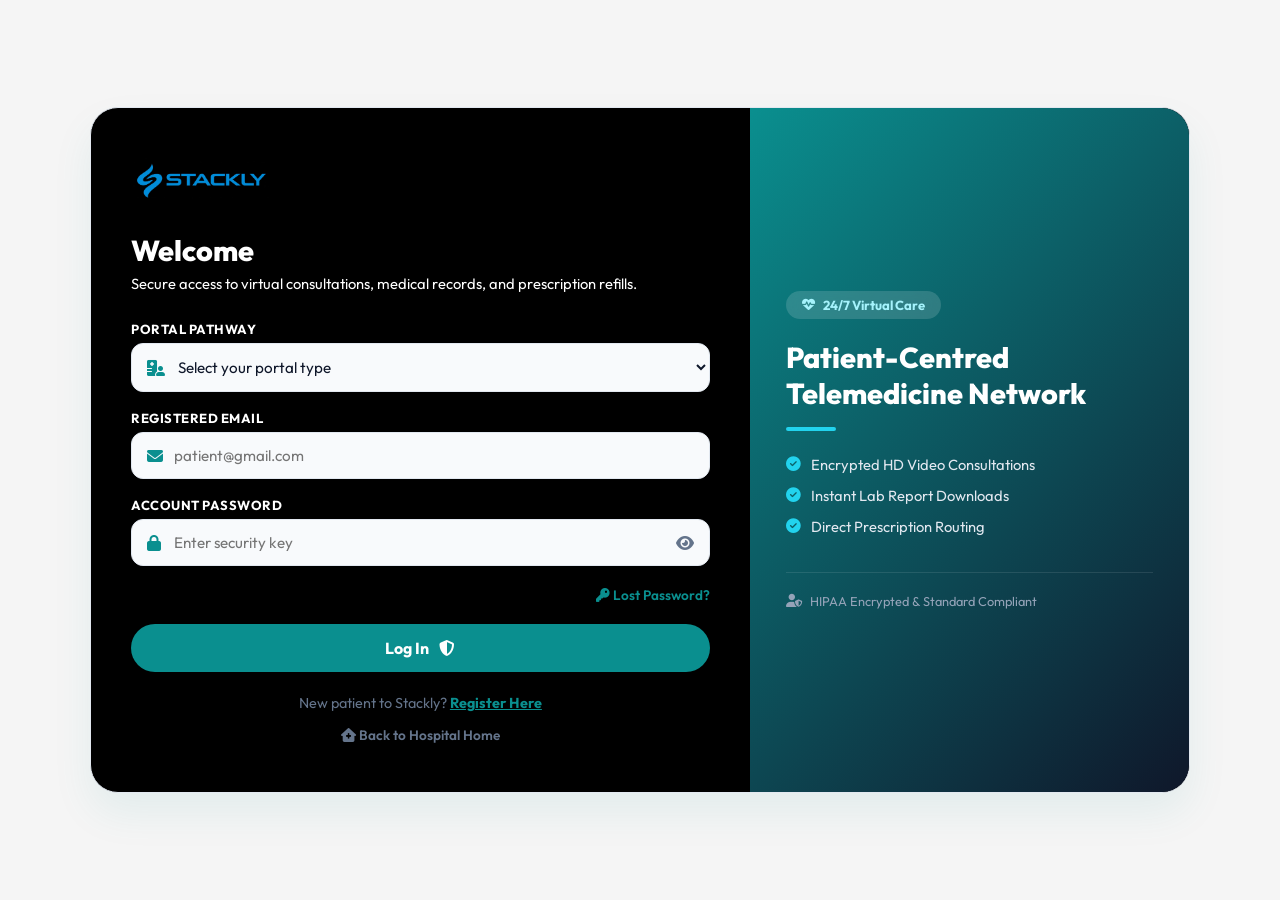
<file: login.html>
<!DOCTYPE html>
<html lang="en">

<head>
    <meta charset="UTF-8">
    <title>Stackly Healthcare | Patient & Provider Authentication</title>
    <meta name="viewport" content="width=device-width, initial-scale=1.0">

    <!-- Fonts & Icons -->
    <link href="https://fonts.googleapis.com/css2?family=Outfit:wght@300;400;500;600;700;800&display=swap" rel="stylesheet">
    <link rel="stylesheet" href="https://cdnjs.cloudflare.com/ajax/libs/font-awesome/6.5.1/css/all.min.css">
    <link href="https://unpkg.com/aos@2.3.4/dist/aos.css" rel="stylesheet">
    <link rel="stylesheet" href="login.css">
</head>

<body>

    <div class="auth-wrapper" data-aos="zoom-in" data-aos-duration="800">

        <div class="auth-content-area">
            
            <!-- Brand Logo -->
            <div class="form-logo-container">
                <a href="index.html">
                    <img src="./logo.webp" alt="Stackly Healthcare Logo" class="form-logo">
                </a>
            </div>

            <!-- Dynamic Header Block -->
            <div class="header-block">
                <h2 id="formHeading">Welcome</h2>
                <p id="formSubheading">Secure access to virtual consultations, medical records, and prescription refills.</p>
            </div>

            <!-- ================= LOGIN SECTION ================= -->
            <div class="login-section" id="loginSection">
                <form id="loginForm" novalidate>

                    <div class="input-group">
                        <label>Portal Pathway</label>
                        <div class="field-wrapper">
                            <i class="fa-solid fa-hospital-user input-icon"></i>
                            <select id="loginRole" required>
                                <option value="" disabled selected>Select your portal type</option>
                                <option value="patient">Patient / Care Receiver</option>
                                <option value="doctor">Medical Practitioner / Doctor</option>
                            </select>
                        </div>
                        <span class="error-text" id="loginRoleError"></span>
                    </div>

                    <div class="input-group">
                        <label>Registered Email</label>
                        <div class="field-wrapper">
                            <i class="fa-solid fa-envelope input-icon"></i>
                            <input type="email" id="loginEmail" placeholder="patient@gmail.com" required>
                        </div>
                        <span class="error-text" id="loginEmailError"></span>
                    </div>

                    <div class="input-group">
                        <label>Account Password</label>
                        <div class="field-wrapper">
                            <i class="fa-solid fa-lock input-icon"></i>
                            <input type="password" id="loginPassword" class="password-field" placeholder="Enter security key" required> 
                            <i class="fa-solid fa-eye toggle-password"></i>
                        </div>
                        <span class="error-text" id="loginPasswordError"></span>
                    </div>

                    <div class="forgot-container">
                        <a href="./404.html" onclick="redirectTo404(event)"><i class="fa-solid fa-key"></i> Lost Password?</a>
                    </div>
                    
                    <button type="submit" class="submit-btn">
                        <span>Log In</span>
                        <i class="fa-solid fa-shield-halved"></i>
                    </button>
                </form>

                <div class="switch-prompt">
                    New patient to Stackly? <span class="switch-trigger" onclick="showSignup()">Register Here</span>
                </div>
                <a href="index.html" class="btn-home-link"><i class="fa-solid fa-house-medical"></i> Back to Hospital Home</a>
            </div>

            <!-- ================= SIGNUP SECTION ================= -->
            <div class="signup-section" id="signupSection" style="display: none;">
                <form id="signupForm" novalidate>

                    <div class="form-row">
                        <div class="input-group">
                            <label>First Name</label>
                            <div class="field-wrapper">
                                <i class="fa-solid fa-user-doctor input-icon"></i>
                                <input type="text" id="signupFirstName" placeholder="Sarah" required>
                            </div>
                            <span class="error-text" id="signupFirstNameError"></span>
                        </div>

                        <div class="input-group">
                            <label>Last Name</label>
                            <div class="field-wrapper">
                                <i class="fa-solid fa-user input-icon"></i>
                                <input type="text" id="signupLastName" placeholder="Jenkins" required>
                            </div>
                            <span class="error-text" id="signupLastNameError"></span>
                        </div>
                    </div>

                    <div class="form-row">
                        <div class="input-group">
                            <label>Portal Pathway</label>
                            <div class="field-wrapper">
                                <i class="fa-solid fa-user-gear input-icon"></i>
                                <select id="signupRole" required>
                                    <option value="" disabled selected>Select account type</option>
                                    <option value="patient">Patient Account</option>
                                    <option value="doctor">Healthcare Provider</option>
                                </select>
                            </div>
                            <span class="error-text" id="signupRoleError"></span>
                        </div>

                        <div class="input-group">
                            <label>Mobile Contact (10 Digits)</label>
                            <div class="field-wrapper">
                                <i class="fa-solid fa-phone input-icon"></i>
                                <input type="tel" id="signupPhone" placeholder="9876543210" maxlength="10" required>
                            </div>
                            <span class="error-text" id="signupPhoneError"></span>
                        </div>
                    </div>

                    <div class="input-group">
                        <label>Email Address (@gmail.com)</label>
                        <div class="field-wrapper">
                            <i class="fa-solid fa-envelope-open-text input-icon"></i>
                            <input type="email" id="signupEmail" placeholder="yourname@gmail.com" required>
                        </div>
                        <span class="error-text" id="signupEmailError"></span>
                    </div>

                    <div class="form-row">
                        <div class="input-group">
                            <label>Password</label>
                            <div class="field-wrapper">
                                <i class="fa-solid fa-lock input-icon"></i>
                                <input type="password" id="signupPassword" class="password-field" placeholder="Create security key" required> 
                                <i class="fa-solid fa-eye toggle-password"></i>
                            </div>
                            <span class="error-text" id="signupPasswordError"></span>
                        </div>

                        <div class="input-group">
                            <label>Confirm Password</label>
                            <div class="field-wrapper">
                                <i class="fa-solid fa-lock input-icon"></i>
                                <input type="password" id="signupConfirmPassword" class="password-field" placeholder="Repeat key" required> 
                                <i class="fa-solid fa-eye toggle-password"></i>
                            </div>
                            <span class="error-text" id="signupConfirmPasswordError"></span>
                        </div>
                    </div>

                    <div class="terms-group">
                        <div class="agree">
                            <input type="checkbox" id="agreeTerms">
                            <label for="agreeTerms">I agree terms & tele-health terms.</label>
                        </div>
                        <span class="error-text" id="agreeError"></span>
                    </div>

                    <button type="submit" class="submit-btn">
                        <span>Complete Registration</span>
                        <i class="fa-solid fa-stethoscope"></i>
                    </button>
                </form>

                <div class="switch-prompt">
                    Already registered? <span class="switch-trigger" onclick="showLogin()">Sign In here</span>
                </div>
                <a href="index.html" class="btn-home-link"><i class="fa-solid fa-house-medical"></i> Back to Hospital Home</a>
            </div>

        </div>

        <!-- Medical Hero Sidebar -->
        <div class="auth-sidebar" data-aos="fade-left" data-aos-delay="200">
            <div class="sidebar-overlay-content" data-aos="fade-up" data-aos-delay="400">
                <div class="medical-badge"><i class="fa-solid fa-heart-pulse"></i> 24/7 Virtual Care</div>
                <h3>Patient-Centred Telemedicine Network</h3>
                <div class="tech-pulse-line"></div>
                
                <ul class="telehealth-benefits">
                    <li><i class="fa-solid fa-circle-check"></i> Encrypted HD Video Consultations</li>
                    <li><i class="fa-solid fa-circle-check"></i> Instant Lab Report Downloads</li>
                    <li><i class="fa-solid fa-circle-check"></i> Direct Prescription Routing</li>
                </ul>

                <div class="compliance-tag">
                    <i class="fa-solid fa-user-shield"></i> HIPAA Encrypted & Standard Compliant
                </div>
            </div>
        </div>

    </div>

    <!-- Scripts -->
    <script src="https://unpkg.com/aos@2.3.4/dist/aos.js"></script>
    <script>
        AOS.init({ duration: 800, easing: 'ease-in-out', once: true });

        function showSignup() {
            document.getElementById('loginSection').style.display = 'none';
            document.getElementById('signupSection').style.display = 'block';
            document.getElementById('formHeading').innerText = 'Start Medical Care';
            document.getElementById('formSubheading').innerText = 'Create your patient account to connect with verified specialists.';
            clearErrors();
        }

        function showLogin() {
            document.getElementById('signupSection').style.display = 'none';
            document.getElementById('loginSection').style.display = 'block';
            document.getElementById('formHeading').innerText = 'Patient Portal Access';
            document.getElementById('formSubheading').innerText = 'Secure access to virtual consultations, medical records, and prescription refills.';
            clearErrors();
        }

        function redirectTo404(e) {
            e.preventDefault();
            window.location.href = '404.html';
        }

        function clearErrors() {
            document.querySelectorAll('.error-text').forEach(el => el.style.display = 'none');
            document.querySelectorAll('.input-error').forEach(el => el.classList.remove('input-error'));
        }

        // Toggle Password Visibility
        document.querySelectorAll('.toggle-password').forEach(toggleIcon => {
            toggleIcon.addEventListener('click', function() {
                const passwordInput = this.parentElement.querySelector('.password-field');
                if (passwordInput.type === 'password') {
                    passwordInput.type = 'text';
                    this.classList.replace('fa-eye', 'fa-eye-slash');
                } else {
                    passwordInput.type = 'password';
                    this.classList.replace('fa-eye-slash', 'fa-eye');
                }
            });
        });

        // Inline Error Helper
        function triggerError(inputId, errorId, message) {
            const errSpan = document.getElementById(errorId);
            if(errSpan) {
                errSpan.innerText = message;
                errSpan.style.display = 'block';
            }
            if(inputId) {
                const inputEl = document.getElementById(inputId);
                if(inputEl) inputEl.classList.add('input-error');
            }
        }

        // Centralized Redirect Helper based on Role
        function redirectUserByRole(role) {
            if (role === 'patient') {
                window.location.href = 'patient.html';
            } else if (role === 'doctor') {
                window.location.href = 'health.html';
            }
        }

        // ================= LOGIN FORM VALIDATION =================
        document.getElementById('loginForm').addEventListener('submit', function(e) {
            e.preventDefault();
            clearErrors();

            const role = document.getElementById('loginRole');
            const email = document.getElementById('loginEmail');
            const password = document.getElementById('loginPassword');
            let isValid = true;

            if (!role.value) { 
                triggerError('loginRole', 'loginRoleError', 'Please select your portal type.'); 
                isValid = false; 
            }
            
            if (!email.value.trim().toLowerCase().endsWith('@gmail.com')) {
                triggerError('loginEmail', 'loginEmailError', 'Email must end with @gmail.com');
                isValid = false;
            }

            const strongPasswordRegex = /(?=.*[a-z])(?=.*[A-Z])(?=.*[0-9])(?=.*[!@#$%^&*_=+-]).{8,}/;
            if (!strongPasswordRegex.test(password.value)) {
                triggerError('loginPassword', 'loginPasswordError', 'Must be 8+ chars with uppercase, lowercase, number & symbol.');
                isValid = false;
            }

            if (isValid) {
                // Save session info
                localStorage.setItem('currentUserEmail', email.value.trim());
                localStorage.setItem('currentUser', email.value.trim().split('@')[0]);
                localStorage.setItem('userRole', role.value);

                // Redirect based on selected role
                redirectUserByRole(role.value);
            }
        });

        // ================= SIGNUP FORM VALIDATION =================
        document.getElementById('signupForm').addEventListener('submit', function(e) {
            e.preventDefault();
            clearErrors();

            const fn = document.getElementById('signupFirstName');
            const ln = document.getElementById('signupLastName');
            const role = document.getElementById('signupRole');
            const phone = document.getElementById('signupPhone');
            const email = document.getElementById('signupEmail');
            const pass = document.getElementById('signupPassword');
            const confirmPass = document.getElementById('signupConfirmPassword');
            const agree = document.getElementById('agreeTerms');
            let isValid = true;

            const alphaRegex = /^[A-Za-z]+$/;
            if (!alphaRegex.test(fn.value.trim())) { triggerError('signupFirstName', 'signupFirstNameError', 'Alphabets only.'); isValid = false; }
            if (!alphaRegex.test(ln.value.trim())) { triggerError('signupLastName', 'signupLastNameError', 'Alphabets only.'); isValid = false; }
            
            if (!role.value) { triggerError('signupRole', 'signupRoleError', 'Select account type.'); isValid = false; }

            const phoneRegex = /^[0-9]{10}$/;
            if (!phoneRegex.test(phone.value.trim())) { triggerError('signupPhone', 'signupPhoneError', 'Enter exactly 10 digits.'); isValid = false; }

            if (!email.value.trim().toLowerCase().endsWith('@gmail.com')) {
                triggerError('signupEmail', 'signupEmailError', 'Email must end with @gmail.com');
                isValid = false;
            }

            const strongPasswordRegex = /(?=.*[a-z])(?=.*[A-Z])(?=.*[0-9])(?=.*[!@#$%^&*_=+-]).{8,}/;
            if (!strongPasswordRegex.test(pass.value)) {
                triggerError('signupPassword', 'signupPasswordError', 'Must be 8+ chars with Upper, Lower, Num & Symbol.');
                isValid = false;
            }

            if (pass.value !== confirmPass.value) {
                triggerError('signupConfirmPassword', 'signupConfirmPasswordError', 'Passwords do not match.');
                isValid = false;
            }

            if (!agree.checked) {
                triggerError(null, 'agreeError', 'You must accept the terms.');
                isValid = false;
            }

            if (isValid) {
                const fullName = `${fn.value.trim()} ${ln.value.trim()}`;
                
                // Save session info
                localStorage.setItem('currentUserEmail', email.value.trim());
                localStorage.setItem('currentUser', fullName);
                localStorage.setItem('userRole', role.value);

                // Redirect based on selected role
                redirectUserByRole(role.value);
            }
        });
    </script>
</body>
</html>
</file>
<file: login.css>
/* ===================================================
   Stackly Healthcare Telemedicine Auth Styling
   =================================================== */

:root {
  --primary: #0a8f8f;
  --primary-dark: #065e5e;
  --primary-light: #e6f4f4;
  --dark-heading: #0f172a;
  --text-muted: #64748b;
  --bg-light: #f8fafc;
  --border-color: #e2e8f0;
  --error-color: #dc2626;
}

* {
  box-sizing: border-box;
  margin: 0;
  padding: 0;
  font-family: 'Outfit', sans-serif;
}

body {
  background-color: whitesmoke;
  min-height: 100vh;
  display: flex;
  align-items: center;
  justify-content: center;
  padding: 20px;
}

/* Wrapper Layout */
.auth-wrapper {
  background:black;
  width: 100%;
  max-width: 1100px;
  border-radius: 28px;
  box-shadow: 0 20px 40px rgba(10, 143, 143, 0.08);
  display: grid;
  grid-template-columns: 1.2fr 0.8fr;
  overflow: hidden;
  border: 1px solid var(--border-color);
}

.auth-content-area {
  padding: 48px 40px;
}

.form-logo-container {
  margin-bottom: 24px;
}

.form-logo {
  height: 48px;
  object-fit: contain;
}

.header-block h2 {
  font-size: 1.8rem;
  color: var(--dark-heading);
  font-weight: 800;
  margin-bottom: 6px;
  color: white;
}

.header-block p {
  color: var(--text-muted);
  font-size: 0.92rem;
  margin-bottom: 28px;
  color: white;
}

/* Form Controls */
.form-row {
  display: flex;
  gap: 16px;
}

.input-group {
  margin-bottom: 18px;
  width: 100%;
  display: flex;
  flex-direction: column;
  color: white;
}

.input-group label {
  font-size: 0.82rem;
  font-weight: 700;
  color: var(--dark-heading);
  margin-bottom: 6px;
  text-transform: uppercase;
  letter-spacing: 0.5px;
  color: white;
}

.field-wrapper {
  position: relative;
  display: flex;
  align-items: center;
}

.input-icon {
  position: absolute;
  left: 16px;
  color: var(--primary);
  font-size: 1rem;
}

.field-wrapper input,
.field-wrapper select {
  width: 100%;
  padding: 13px 42px;
  border-radius: 12px;
  border: 1px solid var(--border-color);
  outline: none;
  font-size: 0.95rem;
  transition: all 0.3s ease;
  background-color: var(--bg-light);
  color: var(--dark-heading);
}

.field-wrapper input:focus,
.field-wrapper select:focus {
  border-color: var(--primary);
  background-color: #ffffff;
  box-shadow: 0 0 0 4px var(--primary-light);
}

.toggle-password {
  position: absolute;
  right: 16px;
  color: var(--text-muted);
  cursor: pointer;
}

/* Inline Error Typography */
.error-text {
  color: var(--error-color);
  font-size: 0.78rem;
  font-weight: 600;
  margin-top: 5px;
  margin-left: 2px;
  display: none;
}

.input-error {
  border-color: var(--error-color) !important;
  background-color: #fef2f2 !important;
}

/* Controls & Links */
.forgot-container {
  text-align: right;
  margin-bottom: 20px;
}

.forgot-container a {
  color: var(--primary);
  font-size: 0.85rem;
  font-weight: 600;
  text-decoration: none;
}

.terms-group {
  margin-bottom: 20px;
}

.agree {
  display: flex;
  align-items: center;
  gap: 10px;
  font-size: 0.85rem;
  color: var(--text-muted);
}

.submit-btn {
  width: 100%;
  background-color: var(--primary);
  color: #ffffff;
  border: none;
  padding: 14px;
  border-radius: 50px;
  font-weight: 700;
  font-size: 1rem;
  cursor: pointer;
  display: flex;
  align-items: center;
  justify-content: center;
  gap: 10px;
  transition: background 0.3s ease;
}

.submit-btn:hover {
  background-color: var(--primary-dark);
}

.switch-prompt {
  text-align: center;
  font-size: 0.9rem;
  color: var(--text-muted);
  margin-top: 22px;
}

.switch-trigger {
  color: var(--primary);
  font-weight: 700;
  cursor: pointer;
  text-decoration: underline;
}

.btn-home-link {
  display: block;
  text-align: center;
  margin-top: 14px;
  color: var(--text-muted);
  text-decoration: none;
  font-size: 0.85rem;
  font-weight: 600;
}

.btn-home-link:hover {
  color: var(--dark-heading);
}

/* Sidebar Branding Section */
.auth-sidebar {
  background: linear-gradient(135deg, #0a8f8f 0%, #0f172a 100%);
  padding: 48px 36px;
  display: flex;
  align-items: center;
  color: #ffffff;
  position: relative;
}

.medical-badge {
  display: inline-flex;
  align-items: center;
  gap: 8px;
  background: rgba(255, 255, 255, 0.15);
  backdrop-filter: blur(8px);
  padding: 6px 16px;
  border-radius: 50px;
  font-size: 0.82rem;
  font-weight: 700;
  margin-bottom: 20px;
  color: #a5f3fc;
}

.auth-sidebar h3 {
  font-size: 1.8rem;
  font-weight: 800;
  line-height: 1.25;
  margin-bottom: 16px;
}

.tech-pulse-line {
  width: 50px;
  height: 4px;
  background: #22d3ee;
  border-radius: 2px;
  margin-bottom: 24px;
}

.telehealth-benefits {
  list-style: none;
  margin-bottom: 36px;
}

.telehealth-benefits li {
  display: flex;
  align-items: center;
  gap: 10px;
  font-size: 0.92rem;
  margin-bottom: 12px;
  color: #e2e8f0;
}

.telehealth-benefits i {
  color: #22d3ee;
}

.compliance-tag {
  font-size: 0.8rem;
  color: #94a3b8;
  display: flex;
  align-items: center;
  gap: 8px;
  border-top: 1px solid rgba(255, 255, 255, 0.1);
  padding-top: 20px;
}

/* Responsive Rules */
@media (max-width: 880px) {
  .auth-wrapper {
    grid-template-columns: 1fr;
  }
  .auth-sidebar {
    display: none;
  }
  .auth-content-area {
    padding: 32px 24px;
  }
  .form-row {
    flex-direction: column;
    gap: 0;
  }
}
</file>
